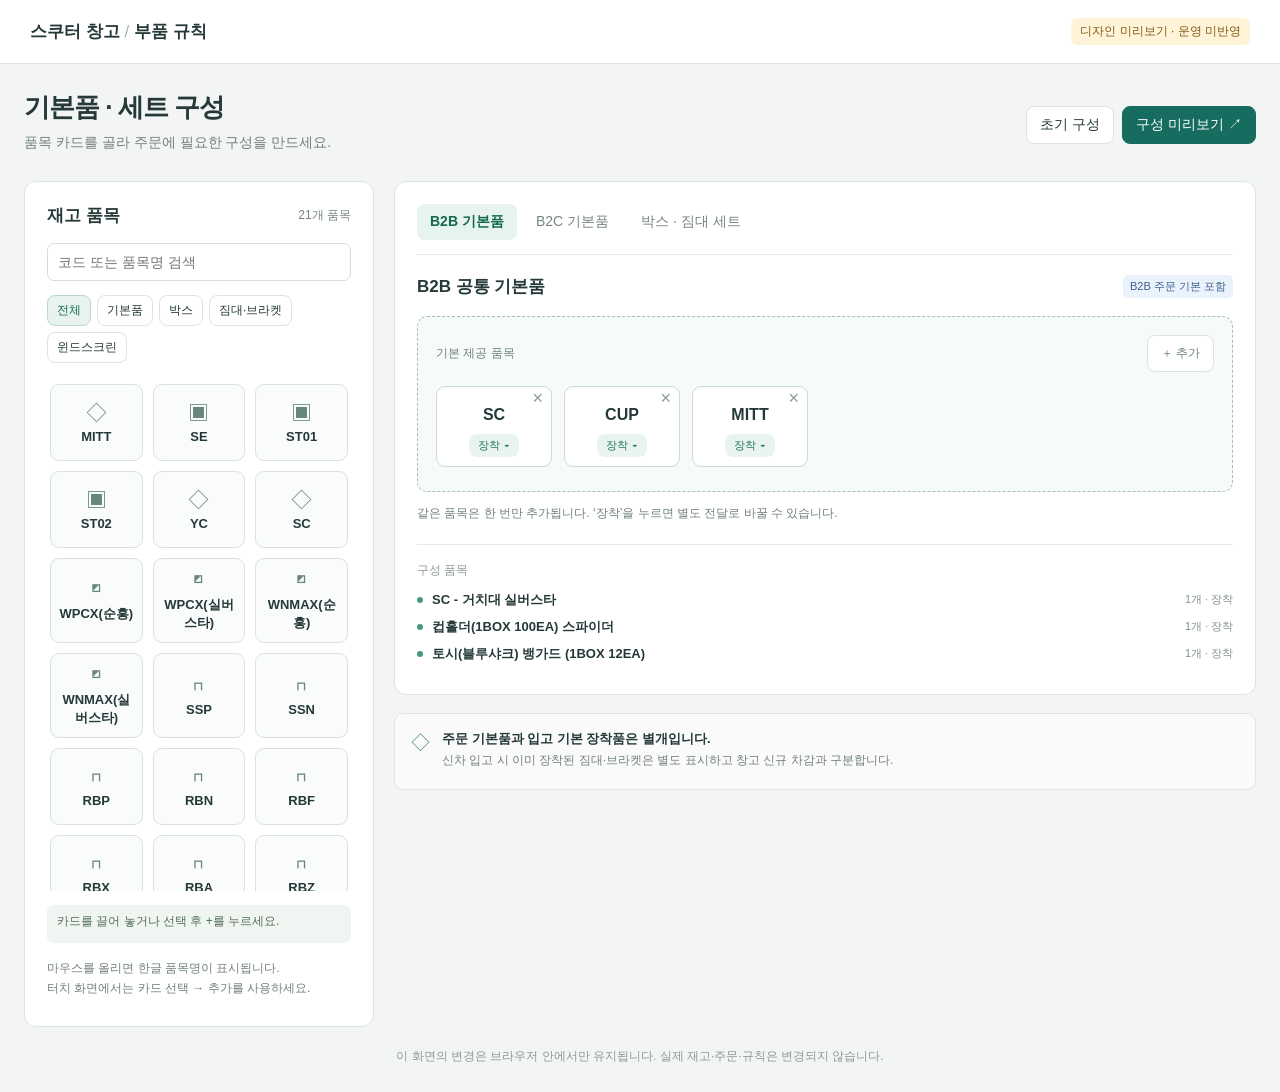
<file: previews/parts-builder/index.html>
<!doctype html>
<html lang="ko"><head><meta charset="utf-8"><meta name="viewport" content="width=device-width,initial-scale=1"><title>기본품·세트 구성 미리보기</title>
<style>
*{box-sizing:border-box}body{margin:0;background:#f3f5f5;color:#253939;font:14px 'Segoe UI','Malgun Gothic',sans-serif}button,input,select{font:inherit}button{cursor:pointer}button:focus-visible,input:focus-visible,select:focus-visible{outline:3px solid #70b9ad;outline-offset:3px}button{border:1px solid #dce4e2;border-radius:8px;background:white;color:inherit;padding:9px 13px}button:hover{border-color:#87a9a1}header{background:white;border-bottom:1px solid #dce4e2;padding:18px 30px;display:flex;align-items:center;justify-content:space-between;gap:15px}header strong{font-size:17px}.preview{background:#fff3d8;color:#805b16;border-radius:6px;padding:5px 9px;font-size:12px}.shell{max-width:1280px;margin:26px auto;padding:0 24px}.heading{display:flex;justify-content:space-between;align-items:center;margin-bottom:22px;gap:18px}h1{font-size:26px;letter-spacing:-1px;margin:0 0 6px}h2{font-size:17px;margin:0}p{margin:6px 0;color:#71817c;line-height:1.6}.toolbar{display:flex;gap:8px}.primary{background:#166c5e;color:white;border-color:#166c5e}.layout{display:grid;grid-template-columns:350px minmax(0,1fr);gap:20px}.panel{background:#fff;border:1px solid #dce4e2;border-radius:12px;padding:22px}.library-head{display:flex;justify-content:space-between;align-items:center;margin-bottom:16px}.count{font-size:12px;color:#75877e}input,select{border:1px solid #d5dfda;border-radius:7px;padding:10px;background:white;min-width:0}#search{width:100%;margin-bottom:14px}.filters{display:flex;gap:6px;flex-wrap:wrap;margin-bottom:18px}.filters button{font-size:12px;padding:6px 9px}.filters .active{background:#e8f3ee;color:#176b59;border-color:#b8dace}.cards{display:grid;grid-template-columns:repeat(3,minmax(0,1fr));gap:10px;align-content:start;max-height:510px;overflow:auto;padding:3px}.item{position:relative;min-height:77px;display:flex;flex-direction:column;align-items:center;justify-content:center;gap:6px;cursor:grab;padding:10px 5px;background:#fafcfb;border:1px solid #d8e3dd;border-radius:9px}.item strong{font-size:13px;word-break:break-word}.item .icon{color:#668779;font-size:21px;line-height:1}.item:hover{background:#eff8f2;border-color:#4d9c7e;transform:translateY(-1px)}.item.selected{border:2px solid #16735f;background:#eaf6f0}.item[aria-pressed=true]:after{content:'✓';position:absolute;right:5px;top:3px;color:#16735f;font-size:11px}.library-note{font-size:12px;margin-top:16px}.workspace{display:flex;flex-direction:column;gap:18px}.tabs{display:flex;gap:6px;border-bottom:1px solid #e3e9e5;padding-bottom:14px;margin-bottom:20px}.tabs button{border:0;background:transparent;color:#78857f}.tabs button.active{background:#e7f3ed;color:#15694f;font-weight:700}.subhead{display:flex;align-items:center;justify-content:space-between;gap:16px;margin-bottom:18px}.badge{font-size:11px;padding:4px 7px;border-radius:5px;background:#eaf2fc;color:#3d608b}.badge.purple{background:#f2eafa;color:#79518f}.dropzone{min-height:176px;border:1px dashed #a4bfb3;border-radius:10px;background:#f6faf8;padding:18px;transition:background .15s}.dropzone.over{background:#dfefe5;outline:2px solid #388d6a}.slot-label{display:flex;align-items:center;justify-content:space-between;font-size:12px;color:#6d8478;margin-bottom:14px}.equipped{display:flex;flex-wrap:wrap;gap:12px}.equipped-card{position:relative;width:116px;background:white;border:1px solid #cadcd1;border-radius:9px;padding:14px 9px 9px;text-align:center}.equipped-card strong{display:block;font-size:16px;margin:5px 0 10px}.remove{position:absolute;right:3px;top:0;border:0;padding:1px 5px;color:#8a9c92;background:transparent;font-size:18px}.mode{font-size:11px;padding:4px 9px;border:0;background:#e9f4ef;color:#267459}.mode.delivery{background:#fff2de;color:#966d27}.empty{width:100%;text-align:center;padding:18px;color:#8b9d94}.empty b{display:block;font-size:25px;margin-bottom:6px;font-weight:400}.hint{font-size:12px;margin-top:12px}.slots{display:grid;grid-template-columns:1fr 1fr;gap:16px}.slots .dropzone{min-height:190px}.summary{border-top:1px solid #e4ebe6;padding-top:17px;margin-top:20px}.summary h3{font-size:12px;color:#8a9a92;margin:0 0 12px;font-weight:500}.summary-line{display:flex;align-items:center;gap:9px;margin:9px 0;font-size:13px}.summary-line strong{font-weight:600}.dot{height:6px;width:6px;border-radius:50%;background:#459b79}.summary-line small{margin-left:auto;color:#82918a}.example{background:#f9faf9;border:1px solid #e0e6e2;border-radius:9px;padding:16px;display:flex;gap:12px;align-items:flex-start}.example span{color:#4e8b70;font-size:19px}.example p{font-size:12px;margin:3px 0}.example strong{font-size:13px}.selection{min-height:38px;padding:8px 10px;margin-top:14px;background:#f1f5f2;border-radius:6px;font-size:12px;color:#526e5f}#tooltip{position:fixed;z-index:20;background:#243e32;color:white;padding:9px 12px;border-radius:7px;font-size:12px;max-width:300px;pointer-events:none;box-shadow:0 4px 15px #18372822}#toast{position:fixed;bottom:30px;left:50%;transform:translateX(-50%);background:#244739;color:white;padding:12px 20px;border-radius:9px;z-index:30}dialog{border:1px solid #dae3dd;border-radius:12px;max-width:650px;width:90%;padding:25px}dialog::backdrop{background:#203c3455}dialog pre{font:13px 'Malgun Gothic',sans-serif;white-space:pre-wrap;line-height:1.8;color:#415a4c}.footnote{font-size:12px;text-align:center;margin-top:20px;color:#8a9b92}@media(max-width:850px){.layout{grid-template-columns:260px minmax(0,1fr)}.panel{padding:16px}.cards{grid-template-columns:repeat(2,minmax(0,1fr))}.slots{gap:8px}.equipped-card{width:100px}.shell{padding:0 14px}.heading{align-items:flex-start}.toolbar{flex-wrap:wrap;justify-content:flex-end}}@media(max-width:620px){header{padding:14px}.layout{display:flex;flex-direction:column-reverse}.heading{display:block}.toolbar{justify-content:flex-start;margin-top:14px}.cards{grid-template-columns:repeat(4,minmax(0,1fr));max-height:240px}.tabs{flex-wrap:wrap}.slots{grid-template-columns:1fr}.subhead{flex-wrap:wrap}.shell{margin:18px auto}.preview{font-size:10px}}
</style></head><body>
<header><strong>스쿠터 창고 <span style="font-weight:400;color:#a2b0a8"> / </span> 부품 규칙</strong><span class="preview">디자인 미리보기 · 운영 미반영</span></header>
<main class="shell"><div class="heading"><div><h1>기본품 · 세트 구성</h1><p>품목 카드를 골라 주문에 필요한 구성을 만드세요.</p></div><div class="toolbar"><button id="reset">초기 구성</button><button class="primary" id="review">구성 미리보기 ↗</button></div></div>
<div class="layout"><aside class="panel"><div class="library-head"><h2>재고 품목</h2><span class="count" id="count"></span></div><input id="search" placeholder="코드 또는 품목명 검색" aria-label="재고 품목 검색"><div class="filters" id="filters"></div><div class="cards" id="cards"></div><div class="selection" id="selection">카드를 끌어 놓거나 선택 후 +를 누르세요.</div><p class="library-note">마우스를 올리면 한글 품목명이 표시됩니다.<br>터치 화면에서는 카드 선택 → 추가를 사용하세요.</p></aside>
<section class="workspace"><div class="panel"><nav class="tabs" id="tabs" aria-label="구성 종류"></nav><div id="editor"></div><div class="summary"><h3>구성 품목</h3><div id="summary"></div></div></div><div class="example"><span>◇</span><div><strong>주문 기본품과 입고 기본 장착품은 별개입니다.</strong><p>신차 입고 시 이미 장착된 짐대·브라켓은 별도 표시하고 창고 신규 차감과 구분합니다.</p></div></div></section></div><p class="footnote">이 화면의 변경은 브라우저 안에서만 유지됩니다. 실제 재고·주문·규칙은 변경되지 않습니다.</p></main>
<div id="tooltip" hidden></div><div id="toast" role="status" hidden></div><dialog id="reviewDialog"><h2>구성 미리보기</h2><p>검토용 화면입니다. 운영 설정에는 저장되지 않습니다.</p><pre id="reviewText"></pre><button id="closeReview" class="primary">닫기</button></dialog>
<script>
const $=s=>document.querySelector(s),esc=s=>String(s??'').replace(/[&<>"']/g,x=>({'&':'&amp;','<':'&lt;','>':'&gt;','"':'&quot;',"'":'&#39;'}[x]));let catalog,selected='',tab='B2B',category='전체',model='',set='EPP',draft={},setDraft={},timer;
const types=['전체','기본품','박스','짐대·브라켓','윈드스크린'];const sets={EPP:['EPP 세트','SE','slide'],TOP01:['탑박스 · 블랙','ST01','bracket'],TOP02:['탑박스 · 레인보우','ST02','bracket']};
const item=id=>catalog.items.find(i=>i.id===id),name=id=>item(id)?.name||id;const group=i=>['SC','YC','CUP','MITT'].includes(i.id)?'기본품':/^ST|^SE$/.test(i.id)?'박스':/^RB|^SS/.test(i.id)?'짐대·브라켓':'윈드스크린';
function toast(s){$('#toast').textContent=s;$('#toast').hidden=false;clearTimeout(timer);timer=setTimeout(()=>$('#toast').hidden=true,2300)}
function init(){draft=structuredClone(catalog.defaults);for(const k of ['B2B','B2C'])draft[k]=draft[k].map(id=>({id,mode:'INSTALL'}));setDraft={};selected='';render()}
function current(){const m=catalog.models.find(m=>m.name===model),key=model+'|'+set;if(!setDraft[key]){setDraft[key]={box:sets[set][1]?{id:sets[set][1],mode:'INSTALL'}:null,component:m?.rule[sets[set][2]]?{id:m.rule[sets[set][2]],mode:'INSTALL',factory:!!m.rule.factory_rack&&sets[set][2]==='bracket'}:null}}return setDraft[key]}
function rows(){return tab==='SETS'?Object.values(current()).filter(Boolean):draft[tab]}
function equipped(r,slot){return `<div class="equipped-card" data-tooltip="${esc(name(r.id))}" tabindex="0"><button class="remove" data-remove="${esc(slot)}" aria-label="${esc(name(r.id))} 제외">×</button><strong>${esc(item(r.id)?.code||r.id)}</strong>${r.factory?'<span class="badge">입고 기본 장착</span>':`<button class="mode ${r.mode==='DELIVERY'?'delivery':''}" data-mode="${esc(slot)}">${r.mode==='INSTALL'?'장착':'별도 전달'} ▾</button>`}</div>`}
function zone(slot,label,content){return `<div class="dropzone" data-zone="${slot}"><div class="slot-label"><span>${label}</span><button data-add="${slot}" aria-label="선택 품목을 ${label}에 추가">＋ 추가</button></div><div class="equipped">${content||'<div class="empty"><b>＋</b>여기에 품목을 놓으세요</div>'}</div></div>`}
function render(){renderCards();$('#tabs').innerHTML=[['B2B','B2B 기본품'],['B2C','B2C 기본품'],['SETS','박스 · 짐대 세트']].map(([k,l])=>`<button class="${tab===k?'active':''}" data-tab="${k}" aria-pressed="${tab===k}">${l}</button>`).join('');
if(tab==='SETS'){const d=current();$('#editor').innerHTML=`<div class="subhead"><h2>차종별 세트</h2><select id="model" aria-label="차종">${catalog.models.map(m=>`<option ${m.name===model?'selected':''}>${esc(m.name)}</option>`).join('')}</select></div><div class="filters">${Object.entries(sets).map(([k,v])=>`<button class="${set===k?'active':''}" data-set="${k}">${v[0]}</button>`).join('')}</div><div class="slots">${zone('box','01 · 박스',d.box?equipped(d.box,'box'):'')}${zone('component','02 · 짐대 / 브라켓',d.component?equipped(d.component,'component'):'')}</div><p class="hint">선택한 차종의 세트만 편집합니다. 카드를 바꾸면 해당 칸의 품목이 교체됩니다.</p>`;$('#model').onchange=e=>{model=e.target.value;render()}}
else $('#editor').innerHTML=`<div class="subhead"><h2>${tab} 공통 기본품</h2><span class="badge ${tab==='B2C'?'purple':''}">${tab} 주문 기본 포함</span></div>${zone('base','기본 제공 품목',draft[tab].map((r,i)=>equipped(r,String(i))).join(''))}<p class="hint">같은 품목은 한 번만 추가됩니다. ‘장착’을 누르면 별도 전달로 바꿀 수 있습니다.</p>`;
$('#summary').innerHTML=rows().map(r=>`<div class="summary-line"><i class="dot"></i><strong>${esc(name(r.id))}</strong><small>1개 · ${r.factory?'입고 기본 / 차감 없음':r.mode==='DELIVERY'?'별도 전달':'장착'}</small></div>`).join('')||'<p>구성된 품목이 없습니다.</p>';
document.querySelectorAll('[data-zone]').forEach(z=>{z.ondragover=e=>{e.preventDefault();e.dataTransfer.dropEffect='copy';z.classList.add('over')};z.ondragleave=e=>{if(!z.contains(e.relatedTarget))z.classList.remove('over')};z.ondrop=e=>{e.preventDefault();z.classList.remove('over');add(e.dataTransfer.getData('text/plain'),z.dataset.zone)}})}
function renderCards(){const q=$('#search').value.toLowerCase(),list=catalog.items.filter(i=>(category==='전체'||group(i)===category)&&(i.code+' '+i.name).toLowerCase().includes(q));$('#count').textContent=list.length+'개 품목';$('#filters').innerHTML=types.map(t=>`<button data-filter="${t}" class="${t===category?'active':''}">${t}</button>`).join('');$('#cards').innerHTML=list.map(i=>`<button class="item ${selected===i.id?'selected':''}" draggable="true" data-id="${esc(i.id)}" data-tooltip="${esc(i.name)}" aria-label="${esc(i.code+' · '+i.name)}" aria-pressed="${selected===i.id}"><span class="icon">${group(i)==='박스'?'▣':group(i)==='짐대·브라켓'?'⊓':group(i)==='윈드스크린'?'◩':'◇'}</span><strong>${esc(i.code)}</strong></button>`).join('')||'<p>검색 결과가 없습니다.</p>';document.querySelectorAll('.item').forEach(b=>b.ondragstart=e=>{e.dataTransfer.setData('text/plain',b.dataset.id);e.dataTransfer.effectAllowed='copy';$('#tooltip').hidden=true});$('#selection').textContent=selected?'선택: '+name(selected):'카드를 끌어 놓거나 선택 후 +를 누르세요.'}
function add(id,slot){if(!item(id)){toast('먼저 재고 품목을 선택하세요.');return}if(tab==='SETS'){const g=group(item(id));if(slot==='box'&&g!=='박스'||slot==='component'&&g!=='짐대·브라켓'){toast(slot==='box'?'박스 품목을 선택하세요.':'짐대 또는 브라켓을 선택하세요.');return}current()[slot]={id,mode:'INSTALL'}}else {if(draft[tab].some(r=>r.id===id)){toast('이미 구성에 포함된 품목입니다.');return}draft[tab].push({id,mode:'INSTALL'})}render();toast(item(id).code+' 추가됨')}
document.onclick=e=>{const b=e.target.closest('button');if(!b)return;const d=b.dataset;if(d.id){selected=d.id;renderCards()}if(d.tab){tab=d.tab;render()}if(d.filter){category=d.filter;renderCards()}if(d.set){set=d.set;render()}if(d.add)add(selected,d.add);if(d.remove!==undefined){if(tab==='SETS')current()[d.remove]=null;else draft[tab].splice(Number(d.remove),1);render()}if(d.mode!==undefined){const r=tab==='SETS'?current()[d.mode]:draft[tab][Number(d.mode)];r.mode=r.mode==='INSTALL'?'DELIVERY':'INSTALL';render()}};
function tip(e){const el=e.target.closest('[data-tooltip]');if(!el){$('#tooltip').hidden=true;return}const box=el.getBoundingClientRect(),t=$('#tooltip');t.textContent=el.dataset.tooltip;t.hidden=false;t.style.left=Math.max(8,Math.min(box.left,innerWidth-310))+'px';t.style.top=Math.max(8,box.top-t.offsetHeight-8)+'px'}document.addEventListener('pointerover',tip);document.addEventListener('focusin',tip);document.addEventListener('scroll',()=>$('#tooltip').hidden=true,true);document.addEventListener('pointerout',e=>{if(!e.relatedTarget?.closest?.('[data-tooltip]'))$('#tooltip').hidden=true});$('#search').oninput=renderCards;$('#reset').onclick=()=>{init();toast('미리보기 구성을 초기화했습니다.')};$('#review').onclick=()=>{$('#reviewText').textContent=(tab==='SETS'?model+' · '+sets[set][0]:tab+' 기본품')+'\n\n'+rows().map(r=>'• '+name(r.id)+' × 1 · '+(r.factory?'입고 기본 장착 / 재고 차감 없음':r.mode==='INSTALL'?'장착':'별도 전달')).join('\n');$('#reviewDialog').showModal()};$('#closeReview').onclick=()=>$('#reviewDialog').close();
catalog={"items": [{"id": "MITT", "code": "MITT", "name": "토시(블루샤크) 뱅가드 (1BOX 12EA)"}, {"id": "SE", "code": "SE", "name": "SE - EPP(순흥) -"}, {"id": "ST01", "code": "ST01", "name": "ST-01 - 탑박스(실버스타) 블랙"}, {"id": "ST02", "code": "ST02", "name": "ST-02 - 탑박스(실버스타) 레인보우"}, {"id": "YC", "code": "YC", "name": "YC - 거치대 영우"}, {"id": "SC", "code": "SC", "name": "SC - 거치대 실버스타"}, {"id": "WPCX_0", "code": "WPCX(순흥)", "name": "윈드스크린(PCX) 순흥"}, {"id": "WPCX_1", "code": "WPCX(실버스타)", "name": "윈드스크린(PCX) 실버스타"}, {"id": "WNMAX_0", "code": "WNMAX(순흥)", "name": "윈드스크린(NMAX) 순흥"}, {"id": "WNMAX_1", "code": "WNMAX(실버스타)", "name": "윈드스크린(NMAX) 실버스타"}, {"id": "SSP", "code": "SSP", "name": "SSP 슬라이드짐대 (1BOX 2EA) PCX"}, {"id": "SSN", "code": "SSN", "name": "SSN 슬라이드짐대 (1BOX 2EA) NMAX"}, {"id": "RBP", "code": "RBP", "name": "RBP 탑박스 브라켓 PCX (6)"}, {"id": "RBN", "code": "RBN", "name": "RBN 탑박스 브라켓 NMAX (4)"}, {"id": "RBF", "code": "RBF", "name": "RBF 탑박스 브라켓 포르자350 (4)"}, {"id": "RBX", "code": "RBX", "name": "RBX 탑박스 브라켓 XMAX (3)"}, {"id": "RBA", "code": "RBA", "name": "RBA 탑박스 브라켓 ADV350 (4)"}, {"id": "RBZ", "code": "RBZ", "name": "RBZ 탑박스 브라켓 존테스368G (낱개)"}, {"id": "CUP", "code": "CUP", "name": "컵홀더(1BOX 100EA) 스파이더"}, {"id": "891abf92-b7bf-49c0-bae3-f4c961f3f834", "code": "RAP", "name": "PCX 통 짐대"}, {"id": "7f8e9dac-1bc1-44d7-bae8-1051eaec89d5", "code": "SRW", "name": "스파이더 우비"}], "models": [{"name": "310M", "rule": {"slide": "", "bracket": "", "screen_b2b": "", "screen_b2c": "", "factory_rack": false, "factory_label": ""}}, {"name": "368G", "rule": {"slide": "", "bracket": "RBZ", "screen_b2b": "", "screen_b2c": "", "factory_rack": true, "factory_label": "", "preinstalled_bracket": true, "defaults": {"B2B": ["SC", "CUP", "MITT"], "B2C": ["SC"]}}}, {"name": "368G-V", "rule": {"slide": "", "bracket": "RBZ", "screen_b2b": "", "screen_b2c": "", "factory_rack": true, "factory_label": "", "preinstalled_bracket": true, "defaults": {"B2B": ["SC", "CUP", "MITT"], "B2C": ["SC"]}}}, {"name": "ADV350", "rule": {"slide": "", "bracket": "RBA", "screen_b2b": "", "screen_b2c": "", "factory_rack": false, "factory_label": ""}}, {"name": "CUB110", "rule": {"slide": "", "bracket": "", "screen_b2b": "", "screen_b2c": "", "factory_rack": false, "factory_label": ""}}, {"name": "FORZA", "rule": {"slide": "", "bracket": "RBF", "screen_b2b": "", "screen_b2c": "", "factory_rack": false, "factory_label": ""}}, {"name": "HUSKY125", "rule": {"slide": "", "bracket": "", "screen_b2b": "", "screen_b2c": "", "factory_rack": true, "factory_label": "허스키125 입고 기본 짐대 확인"}}, {"name": "NMAX", "rule": {"slide": "SSN", "bracket": "RBN", "screen_b2b": "WNMAX_1", "screen_b2c": "WNMAX_1", "factory_rack": false, "factory_label": ""}}, {"name": "NMAX155", "rule": {"slide": "SSN", "bracket": "RBN", "screen_b2b": "WNMAX_1", "screen_b2c": "WNMAX_1", "factory_rack": false, "factory_label": ""}}, {"name": "PCX125", "rule": {"slide": "SSP", "bracket": "RBP", "screen_b2b": "WPCX_0", "screen_b2c": "WPCX_1", "factory_rack": false, "factory_label": ""}}, {"name": "XMAX", "rule": {"slide": "", "bracket": "RBX", "screen_b2b": "", "screen_b2c": "", "factory_rack": false, "factory_label": ""}}], "defaults": {"B2B": ["SC", "CUP", "MITT"], "B2C": ["SC"]}};model=catalog.models.find(m=>m.name==='PCX125')?.name||catalog.models[0]?.name;init();
</script></body></html>
</file>
